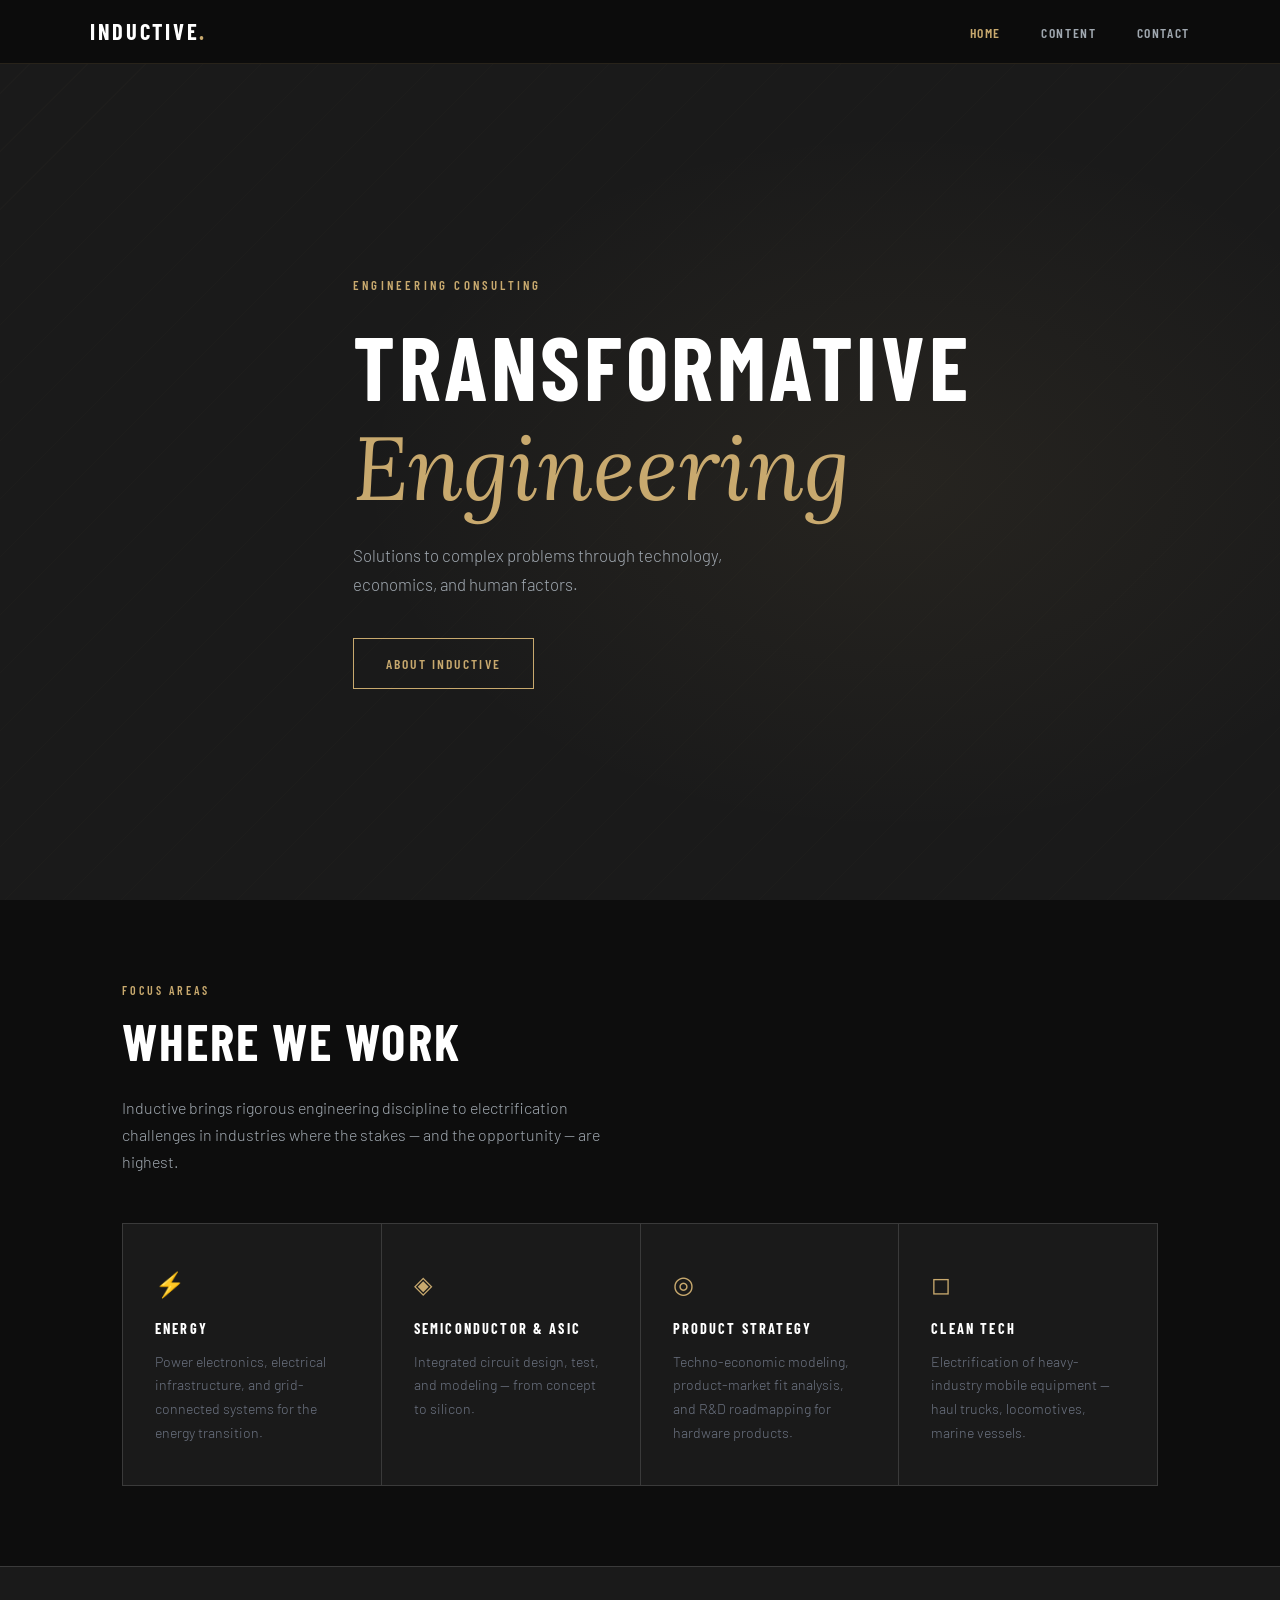
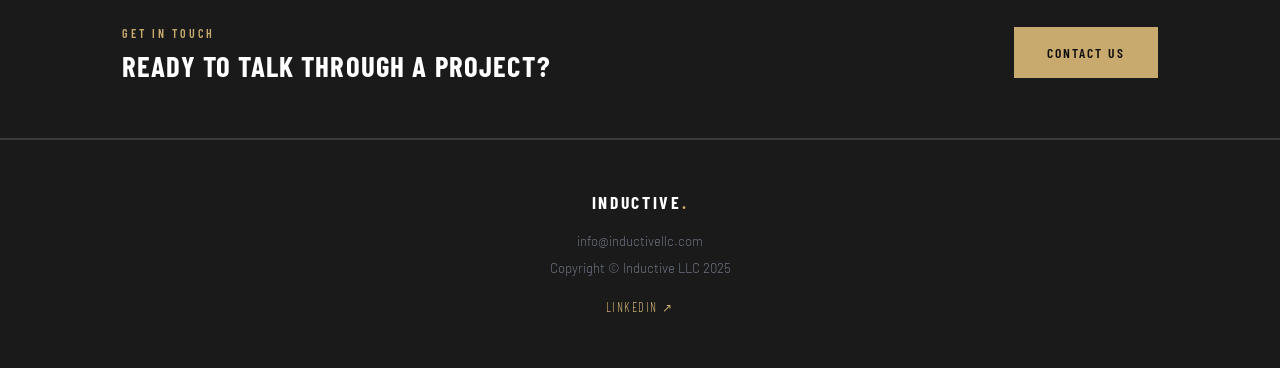
<file: index.html>
<!DOCTYPE html>
<html lang="en">
<head>
  <meta charset="UTF-8">
  <meta name="viewport" content="width=device-width, initial-scale=1.0">
  <title>Inductive LLC — Transformative Engineering</title>
  <meta name="description" content="Engineering consulting delivering transformative solutions for heavy-industry electrification through technology, economics, and human factors.">
  <link rel="stylesheet" href="css/style.css">
</head>
<body>

  <!-- NAV -->
  <nav>
    <div class="nav-inner">
      <a href="index.html" class="nav-logo">Inductive<span>.</span></a>
      <button class="nav-toggle" aria-label="Toggle menu">
        <span></span><span></span><span></span>
      </button>
      <ul class="nav-links">
        <li><a href="index.html">Home</a></li>
        <li><a href="content.html">Content</a></li>
        <li><a href="contact.html">Contact</a></li>
      </ul>
    </div>
  </nav>

  <!-- HERO -->
  <section class="hero">
    <div class="container">
      <div class="hero-content">
        <p class="hero-eyebrow">Engineering Consulting</p>
        <h1>Transformative<br><em>Engineering</em></h1>
        <p class="hero-sub">Solutions to complex problems through technology, economics, and human factors.</p>
        <a href="about.html" class="btn">About Inductive</a>
      </div>
    </div>
  </section>

  <!-- SERVICES -->
  <section class="section">
    <div class="container">
      <p class="section-label">Focus Areas</p>
      <h2 class="section-title">Where We Work</h2>
      <p style="max-width:55ch;">Inductive brings rigorous engineering discipline to electrification challenges in industries where the stakes — and the opportunity — are highest.</p>

      <div class="services-grid">
        <div class="service-card">
          <div class="service-icon">⚡</div>
          <h3>Energy</h3>
          <p>Power electronics, electrical infrastructure, and grid-connected systems for the energy transition.</p>
        </div>
        <div class="service-card">
          <div class="service-icon">◈</div>
          <h3>Semiconductor &amp; ASIC</h3>
          <p>Integrated circuit design, test, and modeling — from concept to silicon.</p>
        </div>
        <div class="service-card">
          <div class="service-icon">◎</div>
          <h3>Product Strategy</h3>
          <p>Techno-economic modeling, product-market fit analysis, and R&amp;D roadmapping for hardware products.</p>
        </div>
        <div class="service-card">
          <div class="service-icon">◻</div>
          <h3>Clean Tech</h3>
          <p>Electrification of heavy-industry mobile equipment — haul trucks, locomotives, marine vessels.</p>
        </div>
      </div>
    </div>
  </section>

  <!-- CTA STRIP -->
  <section style="background: var(--charcoal); border-top: 1px solid var(--mid); border-bottom: 1px solid var(--mid);">
    <div class="container" style="padding: 3.5rem 2rem; display:flex; align-items:center; justify-content:space-between; gap:2rem; flex-wrap:wrap;">
      <div>
        <p class="section-label" style="margin-bottom:0.4rem;">Get in Touch</p>
        <h3 style="font-size:1.8rem; color:var(--white);">Ready to talk through a project?</h3>
      </div>
      <a href="contact.html" class="btn btn-solid">Contact Us</a>
    </div>
  </section>

  <!-- FOOTER -->
  <footer>
    <div class="container">
      <div class="footer-logo">Inductive<span>.</span></div>
      <p><a href="mailto:info@inductivellc.com">info@inductivellc.com</a></p>
      <p>Copyright &copy; Inductive LLC 2025</p>
      <a class="footer-linkedin" href="https://www.linkedin.com/company/inductive-llc" target="_blank" rel="noopener">
        LinkedIn ↗
      </a>
    </div>
  </footer>

  <script src="js/main.js"></script>
</body>
</html>
</file>
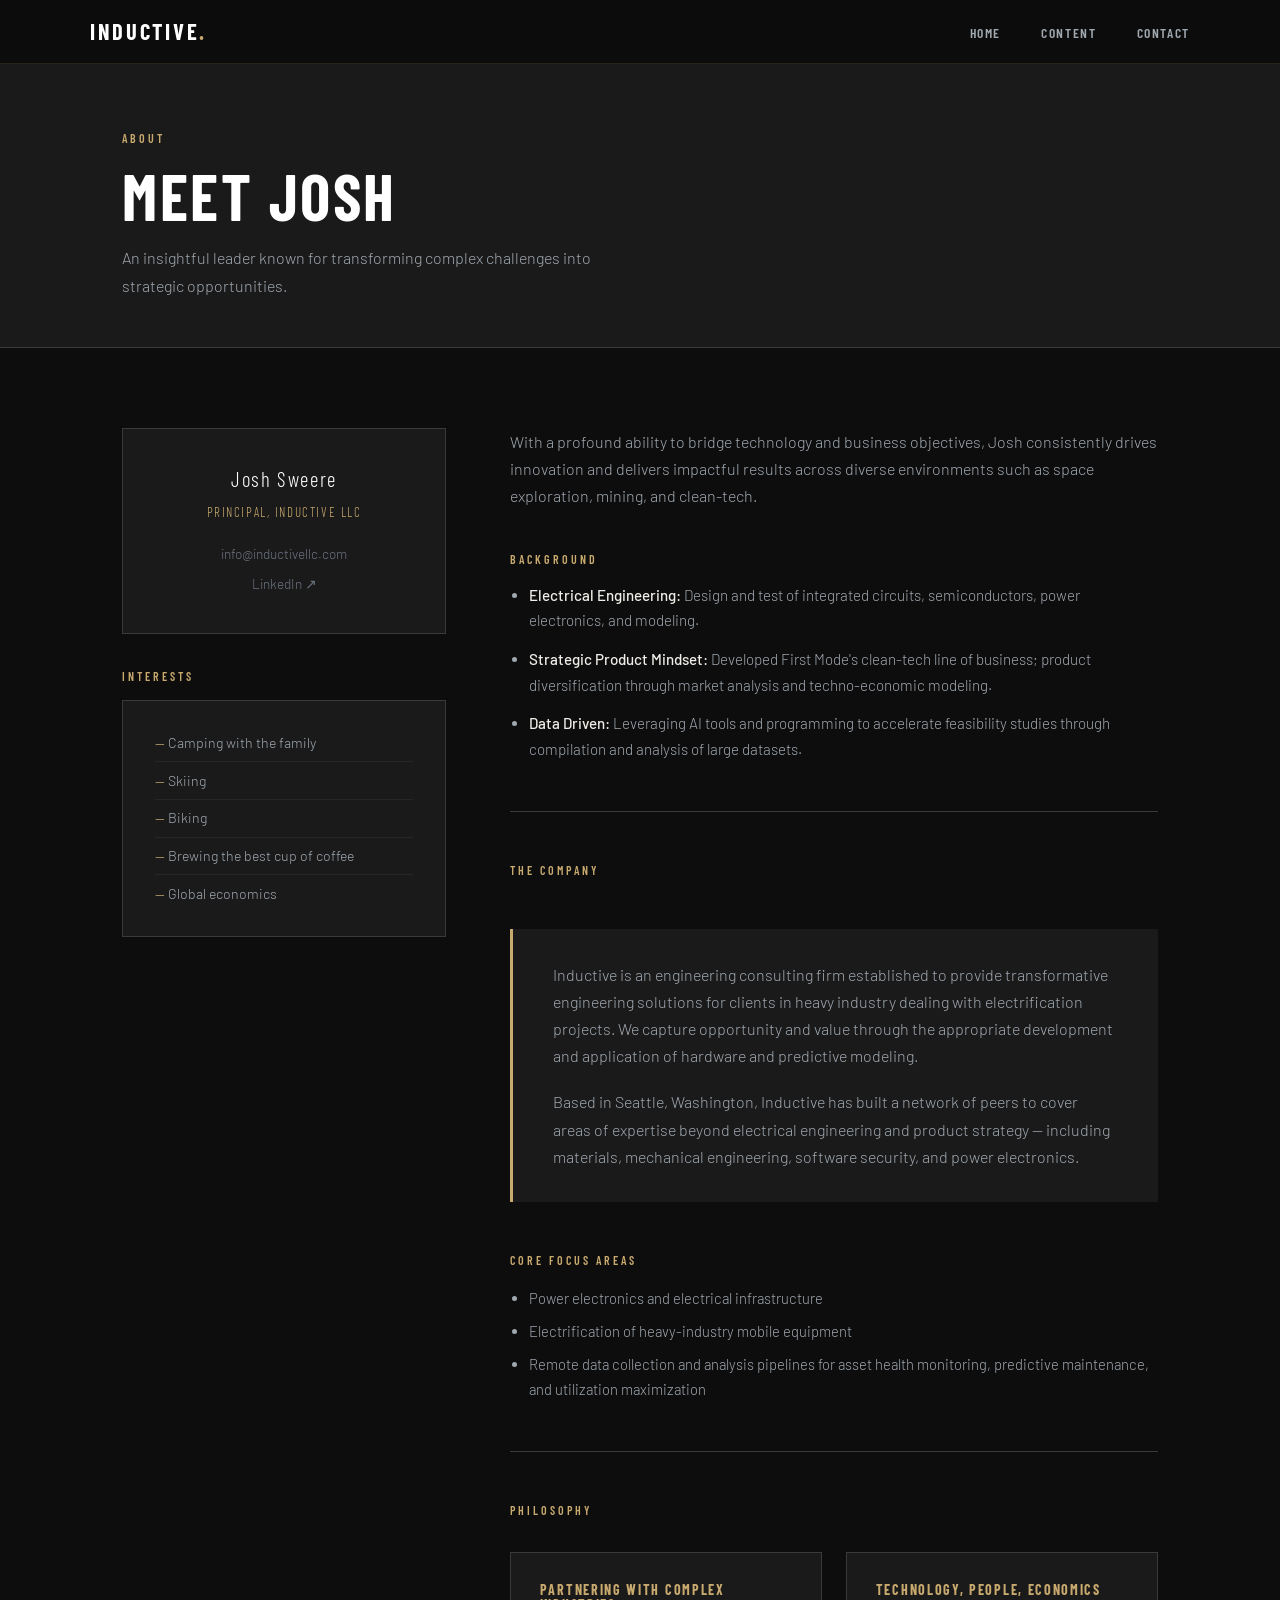
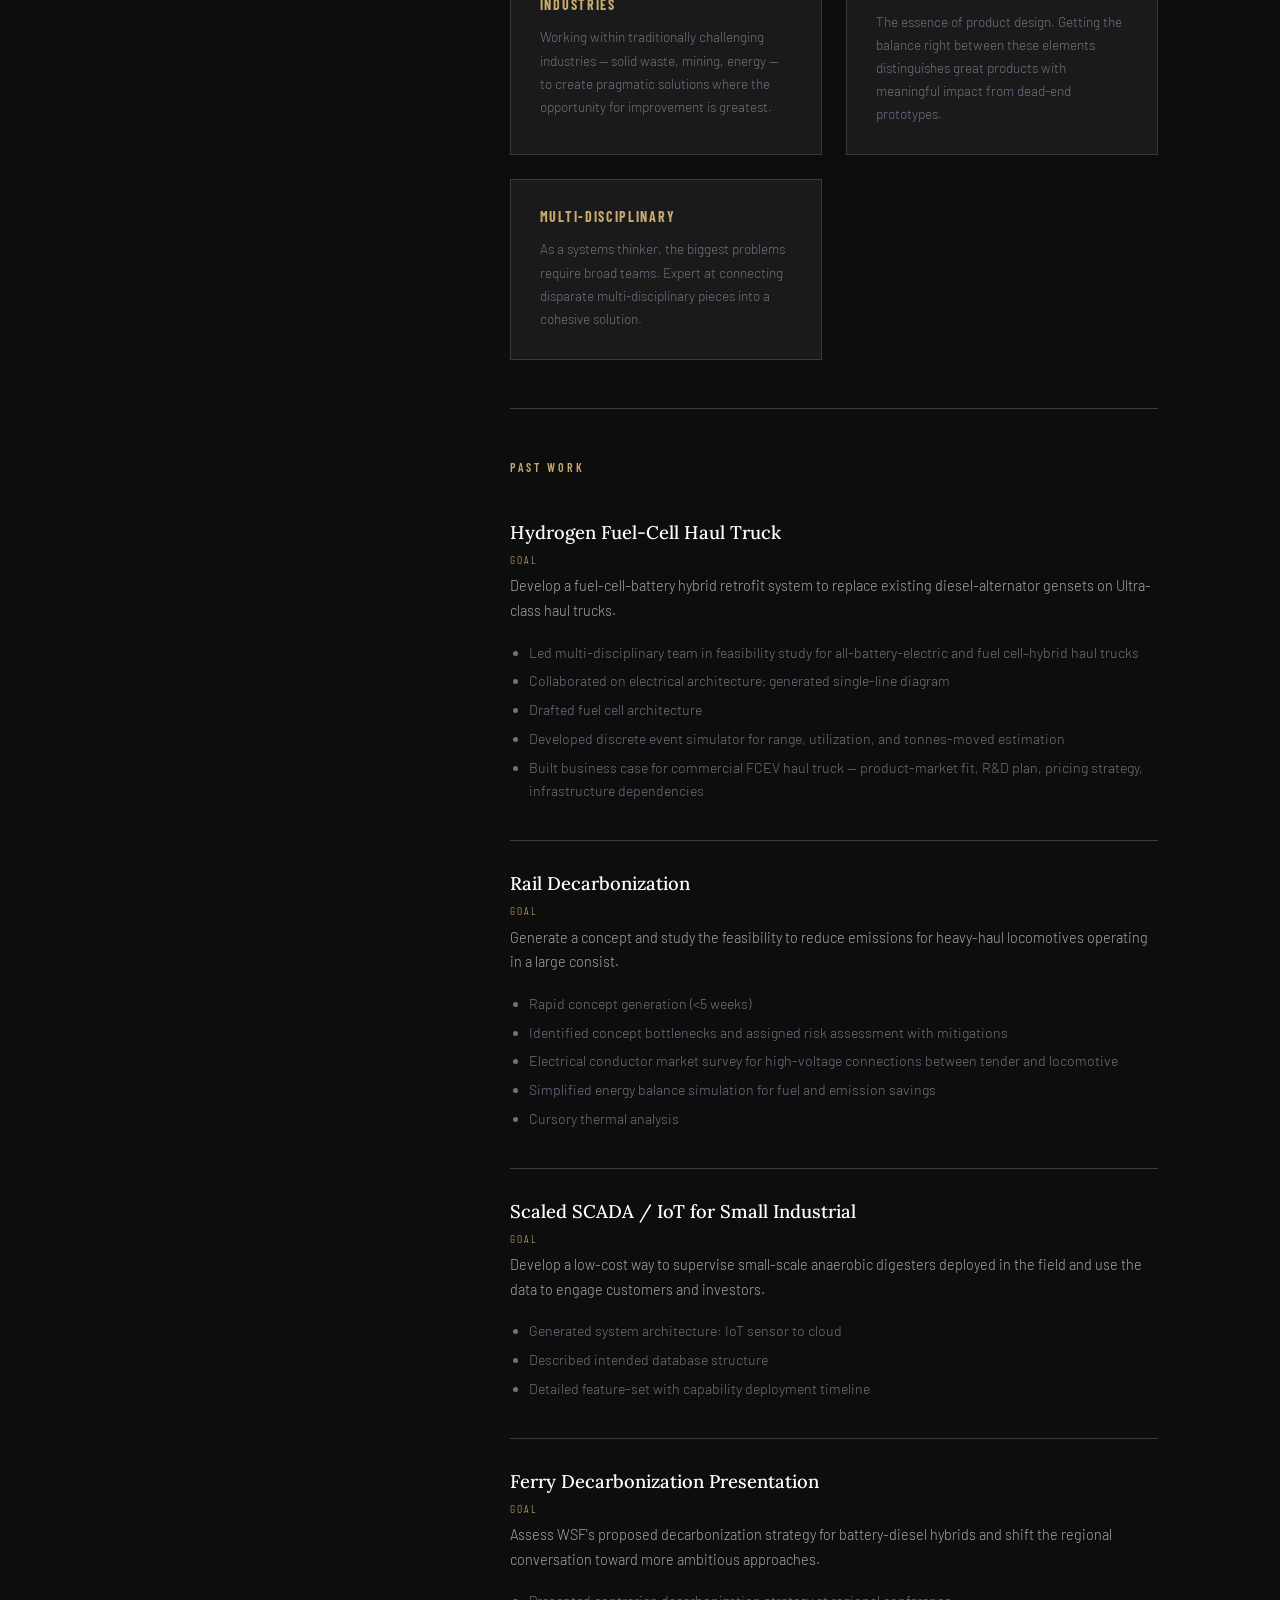
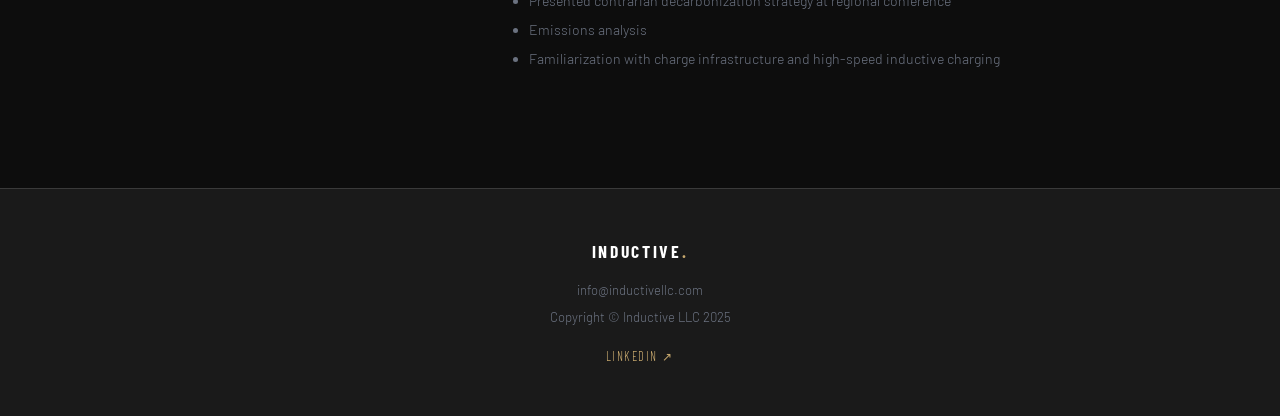
<file: about.html>
<!DOCTYPE html>
<html lang="en">
<head>
  <meta charset="UTF-8">
  <meta name="viewport" content="width=device-width, initial-scale=1.0">
  <title>About — Inductive LLC</title>
  <meta name="description" content="Meet Josh Sweere — electrical engineer, product strategist, and founder of Inductive LLC.">
  <link rel="stylesheet" href="css/style.css">
</head>
<body>

  <nav>
    <div class="nav-inner">
      <a href="index.html" class="nav-logo">Inductive<span>.</span></a>
      <button class="nav-toggle" aria-label="Toggle menu">
        <span></span><span></span><span></span>
      </button>
      <ul class="nav-links">
        <li><a href="index.html">Home</a></li>
        <li><a href="content.html">Content</a></li>
        <li><a href="contact.html">Contact</a></li>
      </ul>
    </div>
  </nav>

  <!-- PAGE HEADER -->
  <section style="background: var(--charcoal); padding: 4rem 0 3rem; border-bottom: 1px solid var(--mid);">
    <div class="container">
      <p class="section-label">About</p>
      <h1 style="font-size: clamp(2.2rem, 5vw, 4rem); color: var(--white);">Meet Josh</h1>
      <p style="max-width:55ch; margin-top:0.8rem;">An insightful leader known for transforming complex challenges into strategic opportunities.</p>
    </div>
  </section>

  <section class="section">
    <div class="container">
      <div class="about-grid">

        <!-- SIDEBAR -->
        <aside class="about-sidebar">
          <div class="profile-block">
            <div class="profile-name">Josh Sweere</div>
            <div class="profile-title">Principal, Inductive LLC</div>
            <div class="profile-contact">
              <a href="mailto:info@inductivellc.com">info@inductivellc.com</a>
              <a href="https://www.linkedin.com/in/joshsweere" target="_blank" rel="noopener">LinkedIn ↗</a>
            </div>
          </div>

          <p class="section-label" style="margin-bottom:0.8rem;">Interests</p>
          <ul class="interests-list">
            <li>Camping with the family</li>
            <li>Skiing</li>
            <li>Biking</li>
            <li>Brewing the best cup of coffee</li>
            <li>Global economics</li>
          </ul>
        </aside>

        <!-- MAIN CONTENT -->
        <div>
          <p>With a profound ability to bridge technology and business objectives, Josh consistently drives innovation and delivers impactful results across diverse environments such as space exploration, mining, and clean-tech.</p>

          <div style="margin: 2.5rem 0;">
            <p class="section-label">Background</p>
            <ul style="padding-left:1.2rem; display:flex; flex-direction:column; gap:0.8rem;">
              <li style="color:var(--mist); font-size:0.95rem;"><strong>Electrical Engineering:</strong> Design and test of integrated circuits, semiconductors, power electronics, and modeling.</li>
              <li style="color:var(--mist); font-size:0.95rem;"><strong>Strategic Product Mindset:</strong> Developed First Mode's clean-tech line of business; product diversification through market analysis and techno-economic modeling.</li>
              <li style="color:var(--mist); font-size:0.95rem;"><strong>Data Driven:</strong> Leveraging AI tools and programming to accelerate feasibility studies through compilation and analysis of large datasets.</li>
            </ul>
          </div>

          <hr class="divider">

          <!-- MISSION -->
          <p class="section-label">The Company</p>
          <div class="mission-block">
            <p>Inductive is an engineering consulting firm established to provide transformative engineering solutions for clients in heavy industry dealing with electrification projects. We capture opportunity and value through the appropriate development and application of hardware and predictive modeling.</p>
            <p>Based in Seattle, Washington, Inductive has built a network of peers to cover areas of expertise beyond electrical engineering and product strategy — including materials, mechanical engineering, software security, and power electronics.</p>
          </div>

          <p class="section-label" style="margin-bottom:1rem;">Core Focus Areas</p>
          <ul style="padding-left:1.2rem; display:flex; flex-direction:column; gap:0.5rem; margin-bottom:3rem;">
            <li style="color:var(--mist); font-size:0.92rem;">Power electronics and electrical infrastructure</li>
            <li style="color:var(--mist); font-size:0.92rem;">Electrification of heavy-industry mobile equipment</li>
            <li style="color:var(--mist); font-size:0.92rem;">Remote data collection and analysis pipelines for asset health monitoring, predictive maintenance, and utilization maximization</li>
          </ul>

          <hr class="divider">

          <!-- WHAT I FIND MEANINGFUL -->
          <p class="section-label">Philosophy</p>
          <div class="pillars-grid">
            <div class="pillar">
              <h4>Partnering with Complex Industries</h4>
              <p>Working within traditionally challenging industries — solid waste, mining, energy — to create pragmatic solutions where the opportunity for improvement is greatest.</p>
            </div>
            <div class="pillar">
              <h4>Technology, People, Economics</h4>
              <p>The essence of product design. Getting the balance right between these elements distinguishes great products with meaningful impact from dead-end prototypes.</p>
            </div>
            <div class="pillar">
              <h4>Multi-disciplinary</h4>
              <p>As a systems thinker, the biggest problems require broad teams. Expert at connecting disparate multi-disciplinary pieces into a cohesive solution.</p>
            </div>
          </div>

          <hr class="divider">

          <!-- PAST WORK -->
          <p class="section-label">Past Work</p>

          <div class="work-entry">
            <h3>Hydrogen Fuel-Cell Haul Truck</h3>
            <div class="goal-label">Goal</div>
            <p style="font-size:0.9rem;">Develop a fuel-cell–battery hybrid retrofit system to replace existing diesel-alternator gensets on Ultra-class haul trucks.</p>
            <ul>
              <li>Led multi-disciplinary team in feasibility study for all-battery-electric and fuel cell–hybrid haul trucks</li>
              <li>Collaborated on electrical architecture; generated single-line diagram</li>
              <li>Drafted fuel cell architecture</li>
              <li>Developed discrete event simulator for range, utilization, and tonnes-moved estimation</li>
              <li>Built business case for commercial FCEV haul truck — product-market fit, R&amp;D plan, pricing strategy, infrastructure dependencies</li>
            </ul>
          </div>

          <div class="work-entry">
            <h3>Rail Decarbonization</h3>
            <div class="goal-label">Goal</div>
            <p style="font-size:0.9rem;">Generate a concept and study the feasibility to reduce emissions for heavy-haul locomotives operating in a large consist.</p>
            <ul>
              <li>Rapid concept generation (&lt;5 weeks)</li>
              <li>Identified concept bottlenecks and assigned risk assessment with mitigations</li>
              <li>Electrical conductor market survey for high-voltage connections between tender and locomotive</li>
              <li>Simplified energy balance simulation for fuel and emission savings</li>
              <li>Cursory thermal analysis</li>
            </ul>
          </div>

          <div class="work-entry">
            <h3>Scaled SCADA / IoT for Small Industrial</h3>
            <div class="goal-label">Goal</div>
            <p style="font-size:0.9rem;">Develop a low-cost way to supervise small-scale anaerobic digesters deployed in the field and use the data to engage customers and investors.</p>
            <ul>
              <li>Generated system architecture: IoT sensor to cloud</li>
              <li>Described intended database structure</li>
              <li>Detailed feature-set with capability deployment timeline</li>
            </ul>
          </div>

          <div class="work-entry">
            <h3>Ferry Decarbonization Presentation</h3>
            <div class="goal-label">Goal</div>
            <p style="font-size:0.9rem;">Assess WSF's proposed decarbonization strategy for battery-diesel hybrids and shift the regional conversation toward more ambitious approaches.</p>
            <ul>
              <li>Presented contrarian decarbonization strategy at regional conference</li>
              <li>Emissions analysis</li>
              <li>Familiarization with charge infrastructure and high-speed inductive charging</li>
            </ul>
          </div>

        </div>
      </div><!-- /about-grid -->
    </div>
  </section>

  <footer>
    <div class="container">
      <div class="footer-logo">Inductive<span>.</span></div>
      <p><a href="mailto:info@inductivellc.com">info@inductivellc.com</a></p>
      <p>Copyright &copy; Inductive LLC 2025</p>
      <a class="footer-linkedin" href="https://www.linkedin.com/company/inductive-llc" target="_blank" rel="noopener">LinkedIn ↗</a>
    </div>
  </footer>

  <script src="js/main.js"></script>
</body>
</html>
</file>
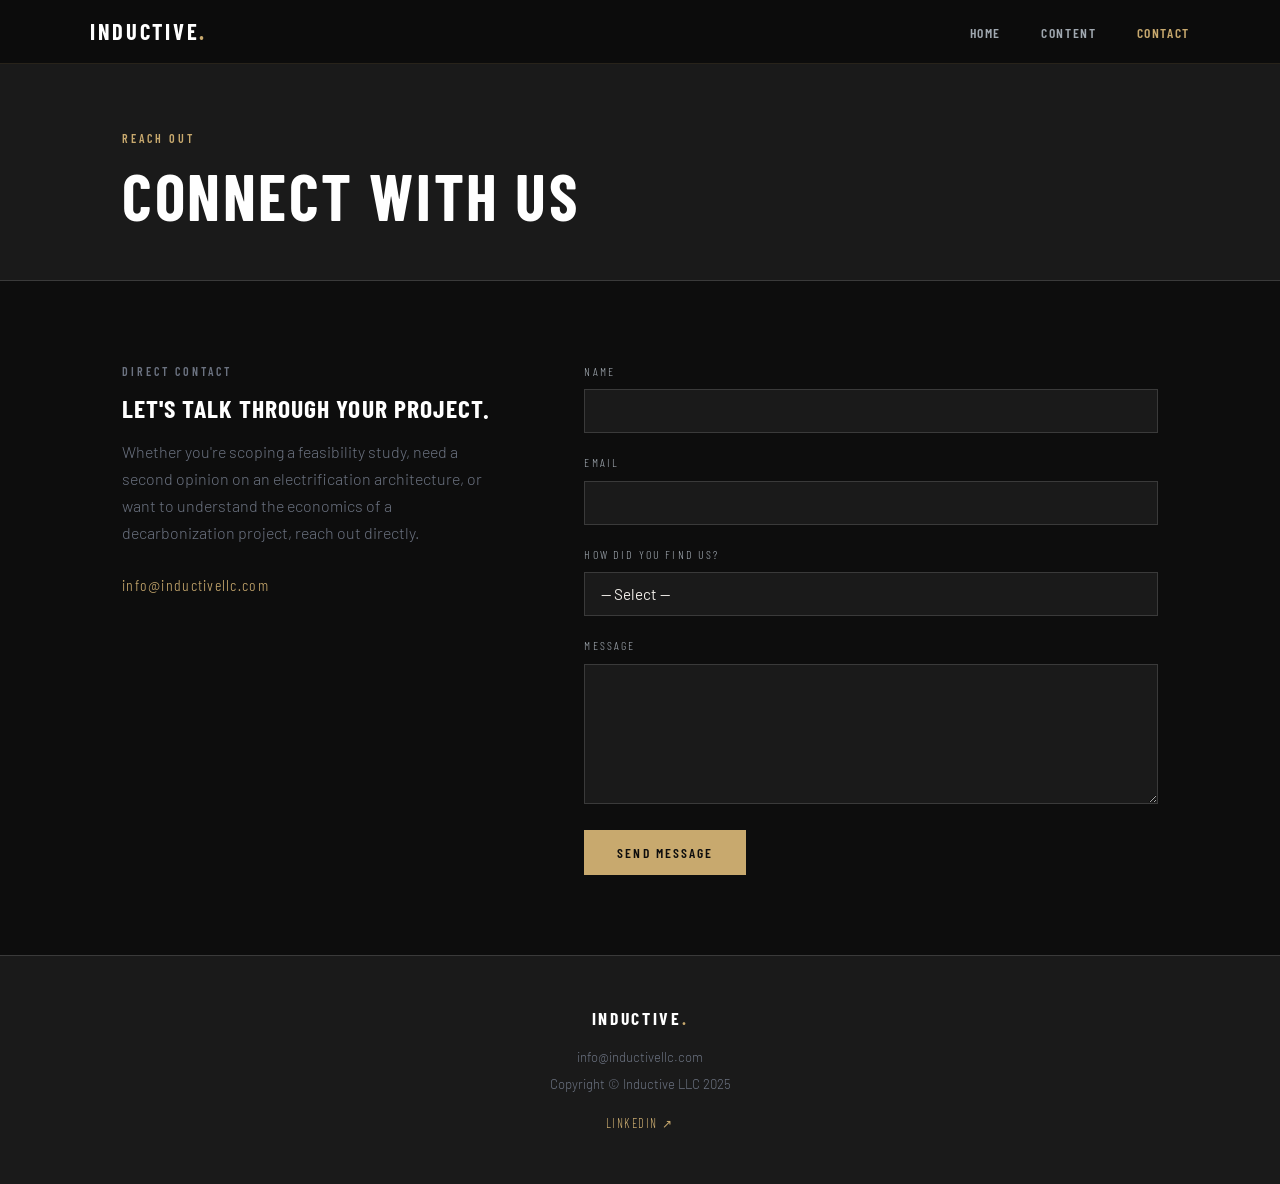
<file: contact.html>
<!DOCTYPE html>
<html lang="en">
<head>
  <meta charset="UTF-8">
  <meta name="viewport" content="width=device-width, initial-scale=1.0">
  <title>Contact — Inductive LLC</title>
  <meta name="description" content="Get in touch with Inductive LLC about your electrification or engineering consulting project.">
  <link rel="stylesheet" href="css/style.css">
</head>
<body>

  <nav>
    <div class="nav-inner">
      <a href="index.html" class="nav-logo">Inductive<span>.</span></a>
      <button class="nav-toggle" aria-label="Toggle menu">
        <span></span><span></span><span></span>
      </button>
      <ul class="nav-links">
        <li><a href="index.html">Home</a></li>
        <li><a href="content.html">Content</a></li>
        <li><a href="contact.html">Contact</a></li>
      </ul>
    </div>
  </nav>

  <section style="background: var(--charcoal); padding: 4rem 0 3rem; border-bottom: 1px solid var(--mid);">
    <div class="container">
      <p class="section-label">Reach Out</p>
      <h1 style="font-size: clamp(2.2rem, 5vw, 4rem); color: var(--white);">Connect With Us</h1>
    </div>
  </section>

  <section class="section">
    <div class="container">
      <div class="contact-grid">

        <div class="contact-info">
          <p class="section-label">Direct Contact</p>
          <h2 style="font-size:1.6rem;">Let's talk through your project.</h2>
          <p>Whether you're scoping a feasibility study, need a second opinion on an electrification architecture, or want to understand the economics of a decarbonization project, reach out directly.</p>
          <a href="mailto:info@inductivellc.com" class="email-link">info@inductivellc.com</a>
        </div>

        <!-- 
          FORM ACTION: Replace "YOUR_FORMSPREE_ID" below with your Formspree endpoint.
          Sign up free at formspree.io, create a form, and copy the endpoint URL.
          Example: https://formspree.io/f/xpzgkwqr
          
          Namecheap shared hosting does not include server-side form processing.
          Formspree handles email delivery without needing PHP or a backend.
        -->
		<form id="contact-form" action="https://api.web3forms.com/submit" method="POST">
		  <input type="hidden" name="access_key" value="d807f155-54a6-4c14-8348-3f7738a9d347">
		  <input type="hidden" name="subject" value="New Contact — Inductive LLC">

          <div class="form-group">
            <label for="name">Name</label>
            <input type="text" id="name" name="name" required autocomplete="name">
          </div>

          <div class="form-group">
            <label for="email">Email</label>
            <input type="email" id="email" name="email" required autocomplete="email">
          </div>

          <div class="form-group">
            <label for="source">How did you find us?</label>
            <select id="source" name="source">
              <option value="">— Select —</option>
              <option value="Search Engine">Search Engine</option>
              <option value="Social Media">Social Media</option>
              <option value="Conference or Networking Event">Conference or Networking Event</option>
              <option value="Followed link from other site">Followed link from other site</option>
              <option value="Word of Mouth">Word of Mouth</option>
            </select>
          </div>

          <div class="form-group">
            <label for="message">Message</label>
            <textarea id="message" name="message" required></textarea>
          </div>

          <button type="submit" class="btn btn-solid" style="align-self:flex-start;">Send Message</button>

          <div id="form-success" class="form-msg success">
            Thank you for contacting us. We will get back to you as soon as possible.
          </div>
          <div id="form-error" class="form-msg error">
            There was an error sending your message. Please try again or email us directly.
          </div>

        </form>
      </div>
    </div>
  </section>

  <footer>
    <div class="container">
      <div class="footer-logo">Inductive<span>.</span></div>
      <p><a href="mailto:info@inductivellc.com">info@inductivellc.com</a></p>
      <p>Copyright &copy; Inductive LLC 2025</p>
      <a class="footer-linkedin" href="https://www.linkedin.com/company/inductive-llc" target="_blank" rel="noopener">LinkedIn ↗</a>
    </div>
  </footer>

  <script src="js/main.js"></script>
</body>
</html>
</file>
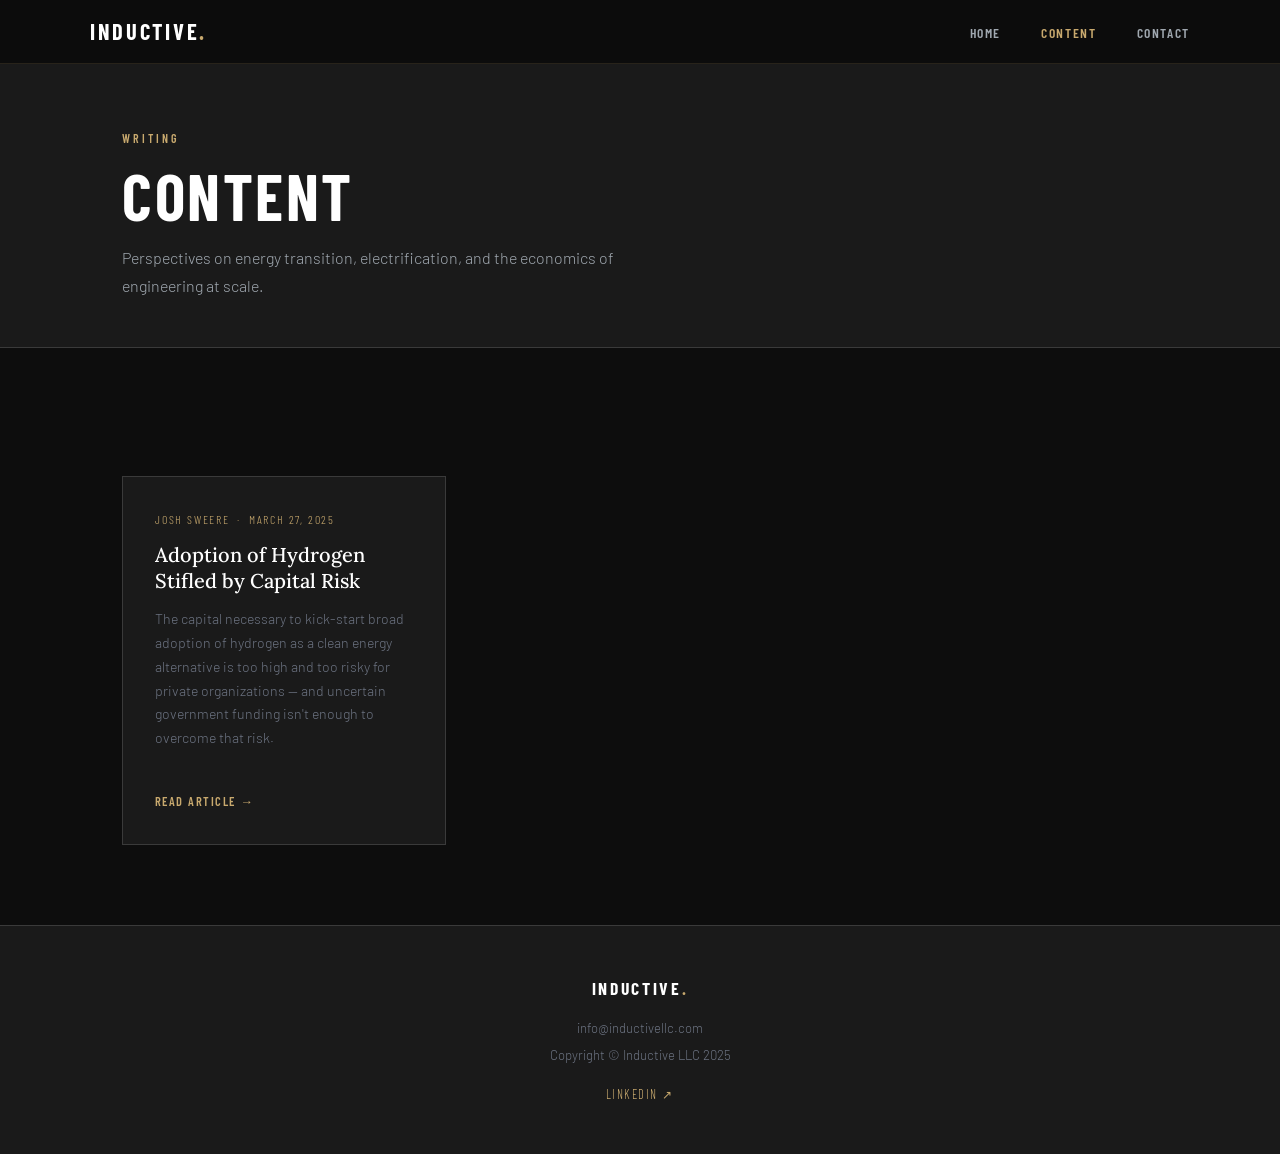
<file: content.html>
<!DOCTYPE html>
<html lang="en">
<head>
  <meta charset="UTF-8">
  <meta name="viewport" content="width=device-width, initial-scale=1.0">
  <title>Content — Inductive LLC</title>
  <meta name="description" content="Perspectives on energy transition, electrification, and engineering economics from Inductive LLC.">
  <link rel="stylesheet" href="css/style.css">
</head>
<body>

  <nav>
    <div class="nav-inner">
      <a href="index.html" class="nav-logo">Inductive<span>.</span></a>
      <button class="nav-toggle" aria-label="Toggle menu">
        <span></span><span></span><span></span>
      </button>
      <ul class="nav-links">
        <li><a href="index.html">Home</a></li>
        <li><a href="content.html">Content</a></li>
        <li><a href="contact.html">Contact</a></li>
      </ul>
    </div>
  </nav>

  <section style="background: var(--charcoal); padding: 4rem 0 3rem; border-bottom: 1px solid var(--mid);">
    <div class="container">
      <p class="section-label">Writing</p>
      <h1 style="font-size: clamp(2.2rem, 5vw, 4rem); color: var(--white);">Content</h1>
      <p style="max-width:55ch; margin-top:0.8rem;">Perspectives on energy transition, electrification, and the economics of engineering at scale.</p>
    </div>
  </section>

  <section class="section">
    <div class="container">
      <div class="blog-grid">

        <article class="blog-card">
          <div class="blog-card-meta">Josh Sweere &nbsp;·&nbsp; March 27, 2025</div>
          <h3>Adoption of Hydrogen Stifled by Capital Risk</h3>
          <p>The capital necessary to kick-start broad adoption of hydrogen as a clean energy alternative is too high and too risky for private organizations — and uncertain government funding isn't enough to overcome that risk.</p>
          <a href="blog/adoption-of-hydrogen.html" class="blog-card-link">Read Article →</a>
        </article>

        <!-- Future articles slot in here as additional .blog-card blocks -->

      </div>
    </div>
  </section>

  <footer>
    <div class="container">
      <div class="footer-logo">Inductive<span>.</span></div>
      <p><a href="mailto:info@inductivellc.com">info@inductivellc.com</a></p>
      <p>Copyright &copy; Inductive LLC 2025</p>
      <a class="footer-linkedin" href="https://www.linkedin.com/company/inductive-llc" target="_blank" rel="noopener">LinkedIn ↗</a>
    </div>
  </footer>

  <script src="js/main.js"></script>
</body>
</html>
</file>
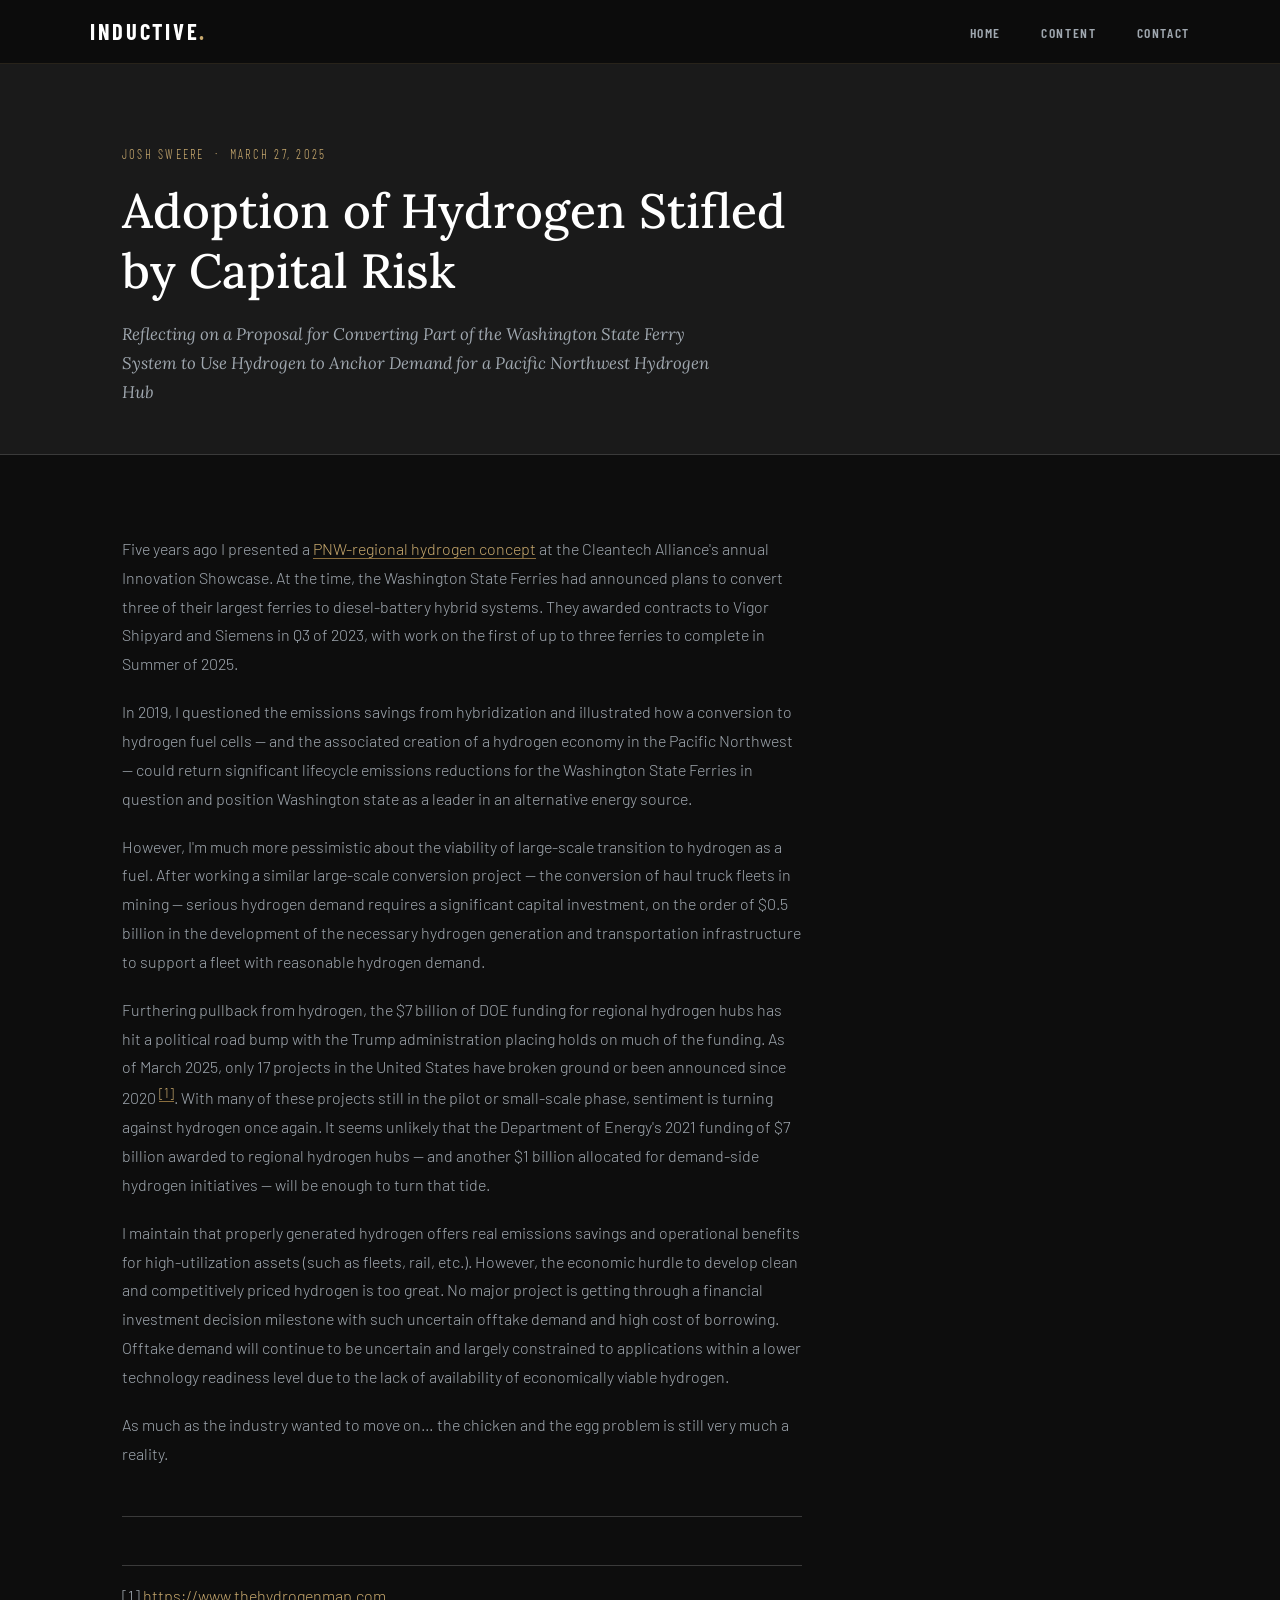
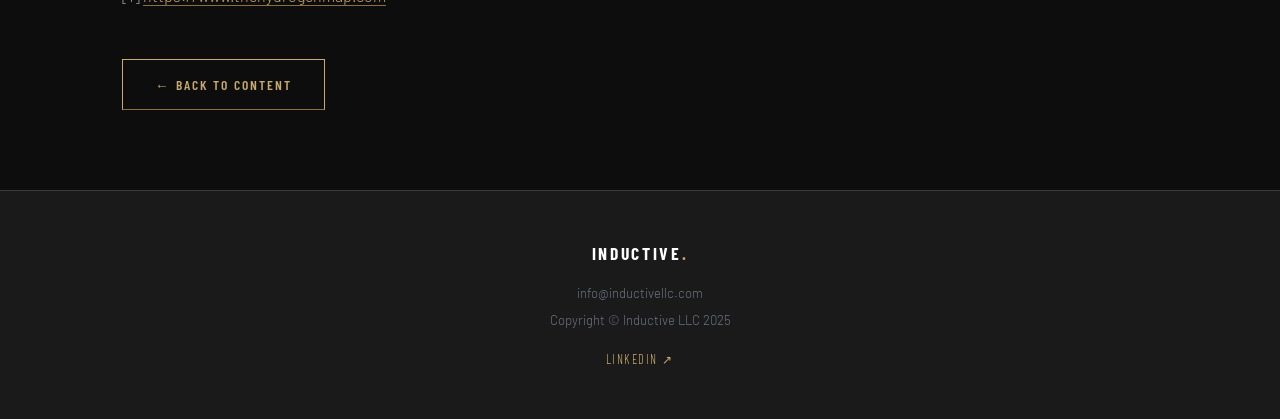
<file: blog/adoption-of-hydrogen.html>
<!DOCTYPE html>
<html lang="en">
<head>
  <meta charset="UTF-8">
  <meta name="viewport" content="width=device-width, initial-scale=1.0">
  <title>Adoption of Hydrogen Stifled by Capital Risk — Inductive LLC</title>
  <meta name="description" content="Reflecting on a proposal for converting part of the Washington State Ferry System to hydrogen and what it reveals about the broader capital risk problem for hydrogen adoption.">
  <link rel="stylesheet" href="../css/style.css">
</head>
<body>

  <nav>
    <div class="nav-inner">
      <a href="../index.html" class="nav-logo">Inductive<span>.</span></a>
      <button class="nav-toggle" aria-label="Toggle menu">
        <span></span><span></span><span></span>
      </button>
      <ul class="nav-links">
        <li><a href="../index.html">Home</a></li>
        <li><a href="../content.html">Content</a></li>
        <li><a href="../contact.html">Contact</a></li>
      </ul>
    </div>
  </nav>

  <!-- ARTICLE HEADER -->
  <header class="article-header">
    <div class="container">
      <div class="article-meta">Josh Sweere &nbsp;·&nbsp; March 27, 2025</div>
      <h1 class="article-title">Adoption of Hydrogen Stifled by Capital Risk</h1>
      <p class="article-subtitle">Reflecting on a Proposal for Converting Part of the Washington State Ferry System to Use Hydrogen to Anchor Demand for a Pacific Northwest Hydrogen Hub</p>
    </div>
  </header>

  <!-- ARTICLE BODY -->
  <section class="section">
    <div class="container">
      <div class="article-body">

        <p>Five years ago I presented a <a href="https://www.cleantech.org" target="_blank" rel="noopener">PNW-regional hydrogen concept</a> at the Cleantech Alliance's annual Innovation Showcase. At the time, the Washington State Ferries had announced plans to convert three of their largest ferries to diesel-battery hybrid systems. They awarded contracts to Vigor Shipyard and Siemens in Q3 of 2023, with work on the first of up to three ferries to complete in Summer of 2025.</p>

        <p>In 2019, I questioned the emissions savings from hybridization and illustrated how a conversion to hydrogen fuel cells — and the associated creation of a hydrogen economy in the Pacific Northwest — could return significant lifecycle emissions reductions for the Washington State Ferries in question and position Washington state as a leader in an alternative energy source.</p>

        <p>However, I'm much more pessimistic about the viability of large-scale transition to hydrogen as a fuel. After working a similar large-scale conversion project — the conversion of haul truck fleets in mining — serious hydrogen demand requires a significant capital investment, on the order of $0.5 billion in the development of the necessary hydrogen generation and transportation infrastructure to support a fleet with reasonable hydrogen demand.</p>

        <p>Furthering pullback from hydrogen, the $7 billion of DOE funding for regional hydrogen hubs has hit a political road bump with the Trump administration placing holds on much of the funding. As of March 2025, only 17 projects in the United States have broken ground or been announced since 2020 <sup><a href="#fn1">[1]</a></sup>. With many of these projects still in the pilot or small-scale phase, sentiment is turning against hydrogen once again. It seems unlikely that the Department of Energy's 2021 funding of $7 billion awarded to regional hydrogen hubs — and another $1 billion allocated for demand-side hydrogen initiatives — will be enough to turn that tide.</p>

        <p>I maintain that properly generated hydrogen offers real emissions savings and operational benefits for high-utilization assets (such as fleets, rail, etc.). However, the economic hurdle to develop clean and competitively priced hydrogen is too great. No major project is getting through a financial investment decision milestone with such uncertain offtake demand and high cost of borrowing. Offtake demand will continue to be uncertain and largely constrained to applications within a lower technology readiness level due to the lack of availability of economically viable hydrogen.</p>

        <p>As much as the industry wanted to move on… the chicken and the egg problem is still very much a reality.</p>

        <hr class="divider">

        <p class="footnote" id="fn1">[1] <a href="https://www.thehydrogenmap.com/?type=11&operational=1" target="_blank" rel="noopener">https://www.thehydrogenmap.com</a></p>

        <div style="margin-top: 3rem;">
          <a href="../content.html" class="btn">← Back to Content</a>
        </div>

      </div>
    </div>
  </section>

  <footer>
    <div class="container">
      <div class="footer-logo">Inductive<span>.</span></div>
      <p><a href="mailto:info@inductivellc.com">info@inductivellc.com</a></p>
      <p>Copyright &copy; Inductive LLC 2025</p>
      <a class="footer-linkedin" href="https://www.linkedin.com/company/inductive-llc" target="_blank" rel="noopener">LinkedIn ↗</a>
    </div>
  </footer>

  <script src="../js/main.js"></script>
</body>
</html>
</file>
<file: css/style.css>
/* =============================================
   INDUCTIVE LLC — SITE STYLESHEET
   ============================================= */

@import url('https://fonts.googleapis.com/css2?family=Barlow+Condensed:wght@300;400;600;700&family=Lora:ital,wght@0,400;0,500;1,400&family=Barlow:wght@300;400;500&display=swap');

:root {
  --black:    #0d0d0d;
  --charcoal: #1a1a1a;
  --dark:     #242424;
  --mid:      #3a3a3a;
  --steel:    #6b7280;
  --mist:     #a0a8b0;
  --off-white:#f0ede8;
  --white:    #ffffff;
  --accent:   #c8a96e;      /* warm gold — energy/engineering feel */
  --accent-dim:#8a6e3e;

  --font-display: 'Barlow Condensed', sans-serif;
  --font-body:    'Barlow', sans-serif;
  --font-serif:   'Lora', serif;

  --max-w: 1100px;
  --nav-h: 64px;
}

*, *::before, *::after { box-sizing: border-box; margin: 0; padding: 0; }

html { scroll-behavior: smooth; }

body {
  font-family: var(--font-body);
  font-weight: 300;
  background: var(--black);
  color: var(--off-white);
  line-height: 1.7;
  font-size: 16px;
  -webkit-font-smoothing: antialiased;
}

/* ---- TYPOGRAPHY ---- */
h1, h2, h3, h4 {
  font-family: var(--font-display);
  font-weight: 700;
  letter-spacing: 0.04em;
  text-transform: uppercase;
  line-height: 1.1;
}

p { margin-bottom: 1.2em; color: var(--mist); }
p:last-child { margin-bottom: 0; }

a { color: var(--accent); text-decoration: none; transition: color 0.2s; }
a:hover { color: var(--white); }

strong { font-weight: 500; color: var(--off-white); }

/* ---- NAV ---- */
nav {
  position: sticky;
  top: 0;
  z-index: 100;
  height: var(--nav-h);
  background: rgba(13, 13, 13, 0.95);
  backdrop-filter: blur(8px);
  border-bottom: 1px solid rgba(200,169,110,0.15);
  display: flex;
  align-items: center;
  padding: 0 2rem;
}

.nav-inner {
  width: 100%;
  max-width: var(--max-w);
  margin: 0 auto;
  display: flex;
  align-items: center;
  justify-content: space-between;
}

.nav-logo {
  font-family: var(--font-display);
  font-weight: 700;
  font-size: 1.4rem;
  letter-spacing: 0.12em;
  text-transform: uppercase;
  color: var(--white);
  text-decoration: none;
}

.nav-logo span { color: var(--accent); }

.nav-links {
  display: flex;
  gap: 2.5rem;
  list-style: none;
}

.nav-links a {
  font-family: var(--font-display);
  font-size: 0.85rem;
  font-weight: 600;
  letter-spacing: 0.12em;
  text-transform: uppercase;
  color: var(--mist);
  transition: color 0.2s;
}

.nav-links a:hover,
.nav-links a.active { color: var(--accent); }

/* Mobile nav toggle */
.nav-toggle {
  display: none;
  flex-direction: column;
  gap: 5px;
  background: none;
  border: none;
  cursor: pointer;
  padding: 4px;
}

.nav-toggle span {
  display: block;
  width: 24px;
  height: 2px;
  background: var(--off-white);
  transition: all 0.3s;
}

/* ---- LAYOUT UTILITIES ---- */
.container {
  max-width: var(--max-w);
  margin: 0 auto;
  padding: 0 2rem;
}

.section { padding: 5rem 0; }
.section-sm { padding: 3rem 0; }

.divider {
  border: none;
  border-top: 1px solid var(--mid);
  margin: 3rem 0;
}

/* ---- HERO ---- */
.hero {
  min-height: calc(100vh - var(--nav-h));
  display: flex;
  align-items: center;
  position: relative;
  overflow: hidden;
  background: var(--charcoal);
}

.hero::before {
  content: '';
  position: absolute;
  inset: 0;
  background:
    radial-gradient(ellipse 60% 60% at 70% 50%, rgba(200,169,110,0.07) 0%, transparent 70%),
    repeating-linear-gradient(
      -45deg,
      transparent,
      transparent 40px,
      rgba(200,169,110,0.02) 40px,
      rgba(200,169,110,0.02) 41px
    );
}

.hero-content {
  position: relative;
  z-index: 1;
}

.hero-eyebrow {
  font-family: var(--font-display);
  font-size: 0.8rem;
  font-weight: 600;
  letter-spacing: 0.25em;
  text-transform: uppercase;
  color: var(--accent);
  margin-bottom: 1.2rem;
}

.hero h1 {
  font-size: clamp(3rem, 7vw, 6rem);
  color: var(--white);
  margin-bottom: 1.5rem;
  max-width: 14ch;
}

.hero h1 em {
  font-style: italic;
  font-family: var(--font-serif);
  font-weight: 400;
  color: var(--accent);
  text-transform: none;
  letter-spacing: 0;
}

.hero-sub {
  font-size: 1.05rem;
  color: var(--mist);
  max-width: 50ch;
  margin-bottom: 2.5rem;
  font-weight: 300;
}

/* ---- BUTTONS ---- */
.btn {
  display: inline-block;
  font-family: var(--font-display);
  font-size: 0.85rem;
  font-weight: 600;
  letter-spacing: 0.15em;
  text-transform: uppercase;
  padding: 0.8rem 2rem;
  border: 1px solid var(--accent);
  color: var(--accent);
  background: transparent;
  cursor: pointer;
  transition: all 0.2s;
  text-decoration: none;
}

.btn:hover {
  background: var(--accent);
  color: var(--black);
}

.btn-solid {
  background: var(--accent);
  color: var(--black);
}

.btn-solid:hover {
  background: var(--white);
  border-color: var(--white);
  color: var(--black);
}

/* ---- SERVICES GRID ---- */
.services-grid {
  display: grid;
  grid-template-columns: repeat(auto-fit, minmax(220px, 1fr));
  gap: 1px;
  background: var(--mid);
  border: 1px solid var(--mid);
  margin-top: 3rem;
}

.service-card {
  background: var(--charcoal);
  padding: 2.5rem 2rem;
  transition: background 0.2s;
}

.service-card:hover { background: var(--dark); }

.service-icon {
  font-size: 1.5rem;
  margin-bottom: 1rem;
  color: var(--accent);
}

.service-card h3 {
  font-size: 0.9rem;
  letter-spacing: 0.15em;
  margin-bottom: 0.8rem;
  color: var(--white);
}

.service-card p {
  font-size: 0.88rem;
  color: var(--steel);
  margin: 0;
}

/* ---- SECTION HEADING ---- */
.section-label {
  font-family: var(--font-display);
  font-size: 0.75rem;
  font-weight: 600;
  letter-spacing: 0.25em;
  text-transform: uppercase;
  color: var(--accent);
  margin-bottom: 0.8rem;
}

.section-title {
  font-size: clamp(2rem, 4vw, 3.2rem);
  color: var(--white);
  margin-bottom: 1.5rem;
}

/* ---- BLOG CARDS ---- */
.blog-grid {
  display: grid;
  grid-template-columns: repeat(auto-fill, minmax(320px, 1fr));
  gap: 2rem;
  margin-top: 3rem;
}

.blog-card {
  background: var(--charcoal);
  border: 1px solid var(--mid);
  padding: 2rem;
  transition: border-color 0.2s, transform 0.2s;
  display: flex;
  flex-direction: column;
}

.blog-card:hover {
  border-color: var(--accent-dim);
  transform: translateY(-3px);
}

.blog-card-meta {
  font-family: var(--font-display);
  font-size: 0.75rem;
  letter-spacing: 0.15em;
  color: var(--accent);
  text-transform: uppercase;
  margin-bottom: 0.8rem;
}

.blog-card h3 {
  font-size: 1.25rem;
  color: var(--white);
  margin-bottom: 0.8rem;
  font-family: var(--font-serif);
  text-transform: none;
  letter-spacing: 0;
  font-weight: 500;
  line-height: 1.3;
}

.blog-card p {
  font-size: 0.88rem;
  color: var(--steel);
  flex: 1;
}

.blog-card-link {
  display: inline-flex;
  align-items: center;
  gap: 0.4rem;
  font-family: var(--font-display);
  font-size: 0.78rem;
  font-weight: 600;
  letter-spacing: 0.12em;
  text-transform: uppercase;
  color: var(--accent);
  margin-top: 1.5rem;
  transition: gap 0.2s;
}

.blog-card-link:hover { gap: 0.7rem; color: var(--white); }

/* ---- ABOUT PAGE ---- */
.about-grid {
  display: grid;
  grid-template-columns: 1fr 2fr;
  gap: 4rem;
  align-items: start;
}

.about-sidebar {}

.profile-block {
  background: var(--charcoal);
  border: 1px solid var(--mid);
  padding: 2rem;
  text-align: center;
  margin-bottom: 2rem;
}

.profile-name {
  font-family: var(--font-display);
  font-size: 1.3rem;
  letter-spacing: 0.08em;
  color: var(--white);
  margin-bottom: 0.3rem;
}

.profile-title {
  font-size: 0.82rem;
  color: var(--accent);
  font-family: var(--font-display);
  letter-spacing: 0.12em;
  text-transform: uppercase;
  margin-bottom: 1.2rem;
}

.profile-contact a {
  display: block;
  font-size: 0.85rem;
  color: var(--steel);
  margin-bottom: 0.4rem;
}

.interests-list {
  list-style: none;
  border: 1px solid var(--mid);
  background: var(--charcoal);
  padding: 1.5rem 2rem;
}

.interests-list li {
  font-size: 0.88rem;
  color: var(--mist);
  padding: 0.4rem 0;
  border-bottom: 1px solid rgba(255,255,255,0.05);
}

.interests-list li:last-child { border: none; }
.interests-list li::before { content: '— '; color: var(--accent); }

.work-entry {
  padding: 2rem 0;
  border-bottom: 1px solid var(--mid);
}

.work-entry:last-child { border: none; }

.work-entry h3 {
  font-family: var(--font-serif);
  font-size: 1.15rem;
  text-transform: none;
  letter-spacing: 0;
  font-weight: 500;
  color: var(--white);
  margin-bottom: 0.5rem;
}

.work-entry .goal-label {
  font-family: var(--font-display);
  font-size: 0.72rem;
  letter-spacing: 0.18em;
  text-transform: uppercase;
  color: var(--accent);
  margin-bottom: 0.3rem;
}

.work-entry ul {
  padding-left: 1.2rem;
  margin-top: 0.6rem;
}

.work-entry ul li {
  font-size: 0.88rem;
  color: var(--steel);
  margin-bottom: 0.3rem;
}

.mission-block {
  background: var(--charcoal);
  border-left: 3px solid var(--accent);
  padding: 2rem 2.5rem;
  margin: 3rem 0;
}

.mission-block p { color: var(--mist); }

.pillars-grid {
  display: grid;
  grid-template-columns: repeat(auto-fit, minmax(250px, 1fr));
  gap: 1.5rem;
  margin-top: 2rem;
}

.pillar {
  background: var(--charcoal);
  border: 1px solid var(--mid);
  padding: 1.8rem;
}

.pillar h4 {
  font-size: 0.88rem;
  letter-spacing: 0.12em;
  color: var(--accent);
  margin-bottom: 0.8rem;
}

.pillar p { font-size: 0.85rem; color: var(--steel); margin: 0; }

/* ---- ARTICLE PAGE ---- */
.article-header {
  background: var(--charcoal);
  padding: 5rem 0 3rem;
  border-bottom: 1px solid var(--mid);
}

.article-meta {
  font-family: var(--font-display);
  font-size: 0.78rem;
  letter-spacing: 0.18em;
  text-transform: uppercase;
  color: var(--accent);
  margin-bottom: 1rem;
}

.article-title {
  font-family: var(--font-serif);
  font-size: clamp(1.8rem, 4vw, 3rem);
  font-weight: 500;
  text-transform: none;
  letter-spacing: 0;
  line-height: 1.25;
  color: var(--white);
  max-width: 700px;
  margin-bottom: 1.2rem;
}

.article-subtitle {
  font-size: 1.05rem;
  color: var(--mist);
  max-width: 600px;
  font-style: italic;
  font-family: var(--font-serif);
}

.article-body {
  max-width: 680px;
}

.article-body p {
  font-size: 1rem;
  line-height: 1.8;
  color: var(--mist);
}

.article-body a { border-bottom: 1px solid var(--accent-dim); }
.article-body a:hover { border-color: var(--accent); }

.footnote {
  font-size: 0.82rem;
  color: var(--steel);
  border-top: 1px solid var(--mid);
  padding-top: 1rem;
  margin-top: 2rem;
}

/* ---- CONTACT FORM ---- */
.contact-grid {
  display: grid;
  grid-template-columns: 1fr 1.5fr;
  gap: 5rem;
  align-items: start;
}

.contact-info h2 { color: var(--white); margin-bottom: 1rem; }
.contact-info p { color: var(--steel); }

.contact-info .email-link {
  font-family: var(--font-display);
  font-size: 1rem;
  letter-spacing: 0.08em;
  color: var(--accent);
  display: block;
  margin-top: 1.5rem;
}

form { display: flex; flex-direction: column; gap: 1.2rem; }

.form-group label {
  display: block;
  font-family: var(--font-display);
  font-size: 0.75rem;
  letter-spacing: 0.18em;
  text-transform: uppercase;
  color: var(--mist);
  margin-bottom: 0.5rem;
}

.form-group input,
.form-group select,
.form-group textarea {
  width: 100%;
  background: var(--charcoal);
  border: 1px solid var(--mid);
  color: var(--off-white);
  font-family: var(--font-body);
  font-size: 0.95rem;
  padding: 0.75rem 1rem;
  outline: none;
  transition: border-color 0.2s;
  -webkit-appearance: none;
}

.form-group input:focus,
.form-group select:focus,
.form-group textarea:focus {
  border-color: var(--accent);
}

.form-group textarea { resize: vertical; min-height: 140px; }

.form-group select option { background: var(--charcoal); }

.form-msg {
  display: none;
  padding: 1rem;
  font-size: 0.88rem;
  font-family: var(--font-display);
  letter-spacing: 0.1em;
  text-transform: uppercase;
}

.form-msg.success { background: rgba(200,169,110,0.1); color: var(--accent); border: 1px solid var(--accent-dim); }
.form-msg.error   { background: rgba(180,60,60,0.1);  color: #e07070; border: 1px solid #a04040; }

/* ---- FOOTER ---- */
footer {
  background: var(--charcoal);
  border-top: 1px solid var(--mid);
  padding: 3rem 0;
  text-align: center;
}

.footer-logo {
  font-family: var(--font-display);
  font-size: 1.1rem;
  font-weight: 700;
  letter-spacing: 0.15em;
  text-transform: uppercase;
  color: var(--white);
  margin-bottom: 0.8rem;
}

.footer-logo span { color: var(--accent); }

footer p {
  font-size: 0.82rem;
  color: var(--steel);
  margin: 0.3rem 0;
}

footer a { color: var(--steel); }
footer a:hover { color: var(--accent); }

.footer-linkedin {
  display: inline-flex;
  align-items: center;
  gap: 0.4rem;
  margin-top: 0.8rem;
  font-family: var(--font-display);
  font-size: 0.78rem;
  letter-spacing: 0.12em;
  text-transform: uppercase;
  color: var(--accent);
}

/* ---- RESPONSIVE ---- */
@media (max-width: 768px) {
  .nav-links { display: none; flex-direction: column; position: absolute; top: var(--nav-h); left: 0; right: 0; background: var(--charcoal); padding: 1.5rem 2rem; border-bottom: 1px solid var(--mid); gap: 1.2rem; }
  .nav-links.open { display: flex; }
  .nav-toggle { display: flex; }

  .about-grid { grid-template-columns: 1fr; gap: 2rem; }
  .contact-grid { grid-template-columns: 1fr; gap: 3rem; }
  .hero h1 { font-size: 2.8rem; }
}
</file>
